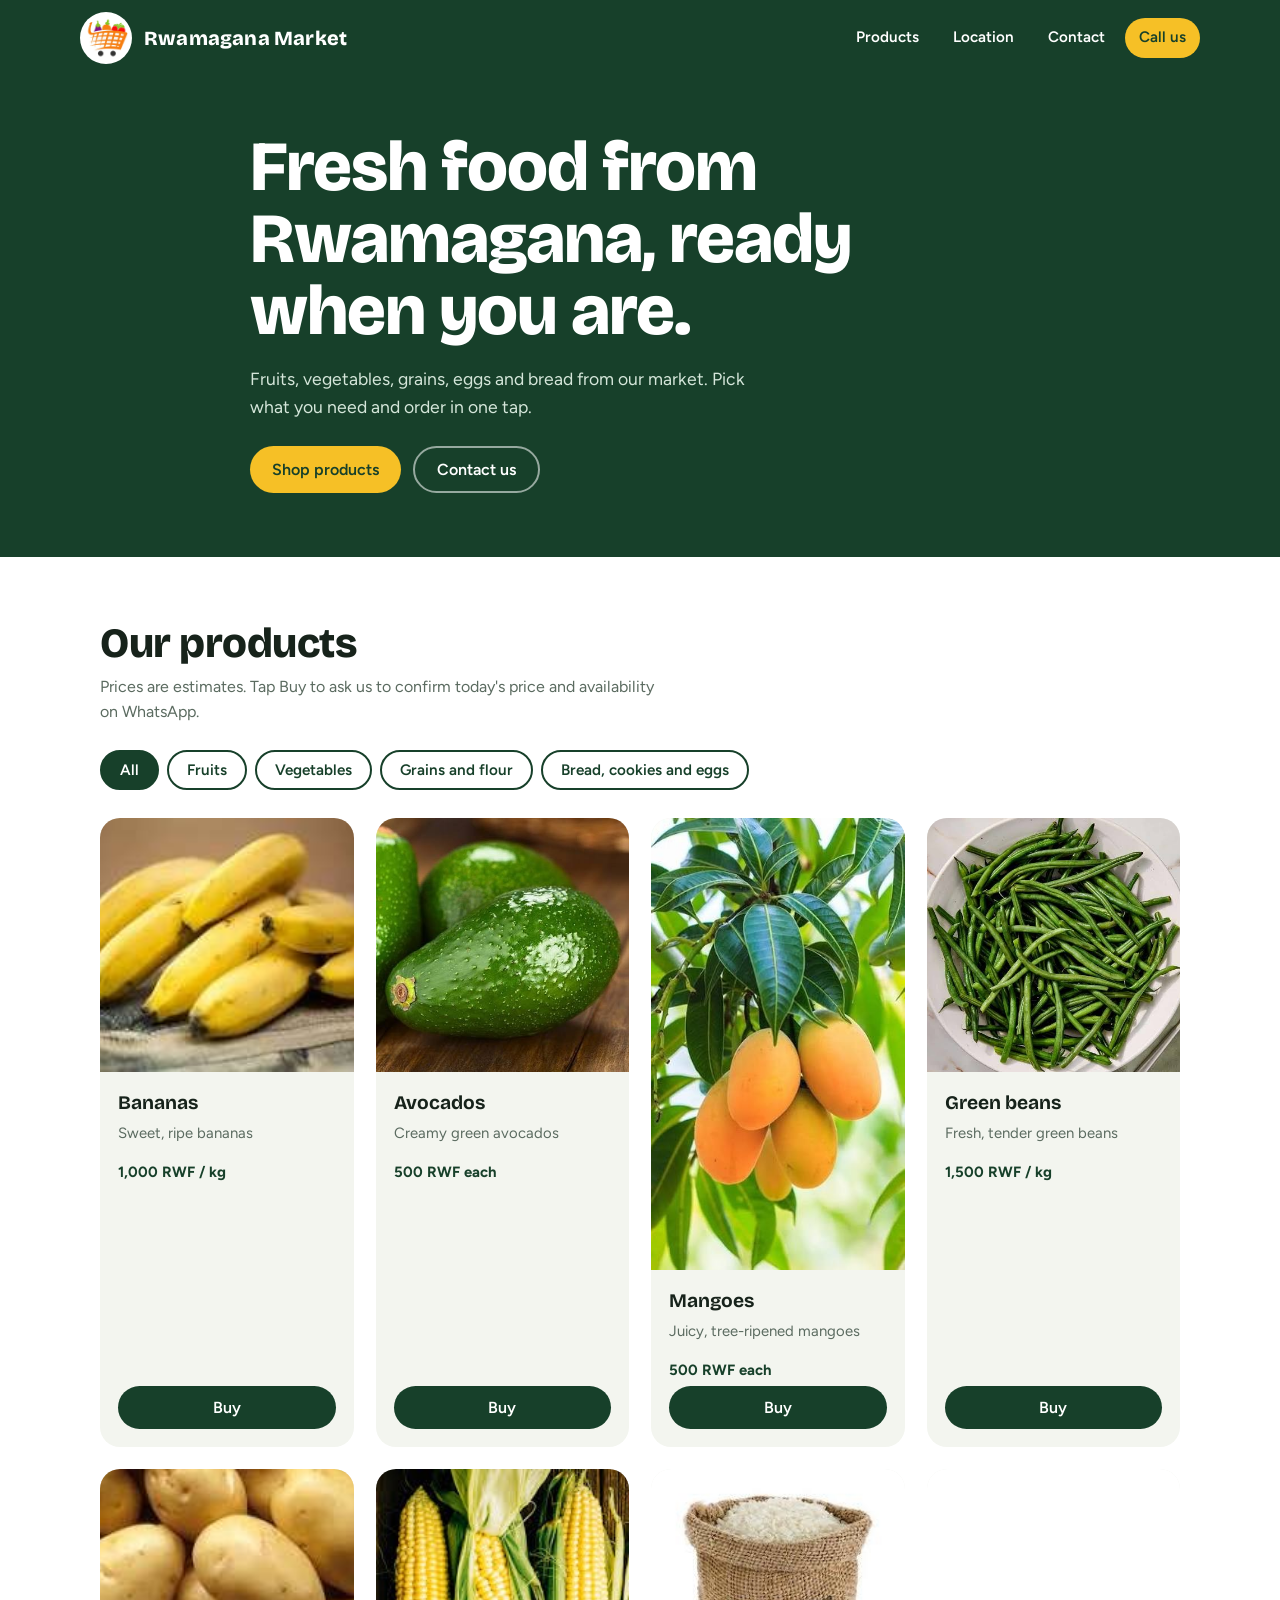
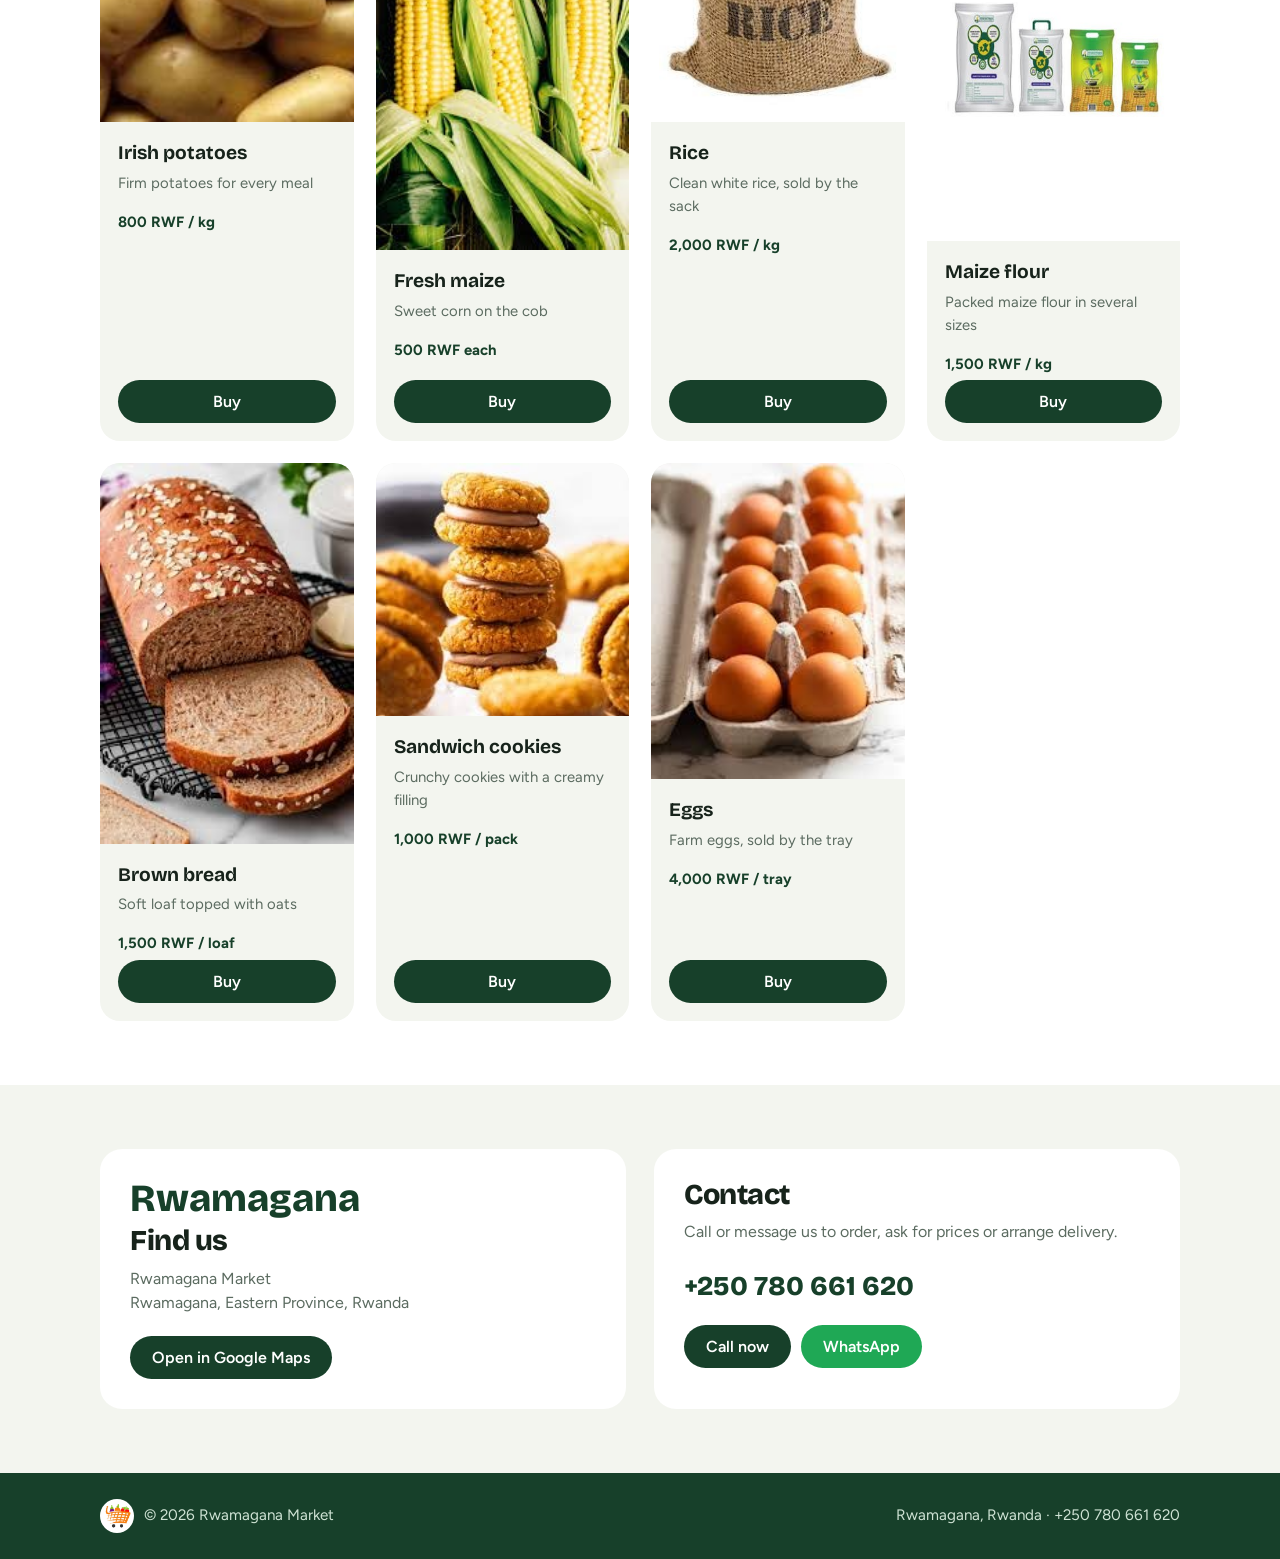
<file: index.html>
<!DOCTYPE html>
<html lang="en">
<head>
<meta charset="UTF-8">
<meta name="viewport" content="width=device-width, initial-scale=1">
<title>Rwamagana Market</title>
<link rel="icon" type="image/png" href="images/logo.png">
<link rel="preconnect" href="https://fonts.googleapis.com">
<link href="https://fonts.googleapis.com/css2?family=Bricolage+Grotesque:wght@500;700;800&family=Figtree:wght@400;500;600&display=swap" rel="stylesheet">
<link rel="stylesheet" href="css/style.css">
</head>
<body>

<header>
  <div class="wrap bar">
    <a class="brand" href="#top" aria-label="Rwamagana Market home">
      <img class="logo" src="images/logo.png" alt="Rwamagana Market logo">
      <span>Rwamagana Market</span>
    </a>
    <nav>
      <a href="#products">Products</a>
      <a href="#location">Location</a>
      <a href="#contact">Contact</a>
      <a class="call" href="tel:+250780661620">Call us</a>
    </nav>
  </div>
</header>

<main id="top">
<div class="hero">
  <div class="wrap">
    <div>
      <h1>Fresh food from Rwamagana, ready when you are.</h1>
      <p>Fruits, vegetables, grains, eggs and bread from our market. Pick what you need and order in one tap.</p>
      <div class="cta">
        <a class="btn btn-sun" href="#products">Shop products</a>
        <a class="btn btn-line" href="#contact">Contact us</a>
      </div>
    </div>
  </div>
</div>

<section id="products">
  <div class="wrap">
    <h2>Our products</h2>
    <p class="lead">Prices are estimates. Tap Buy to ask us to confirm today's price and availability on WhatsApp.</p>

    <div class="filters" role="group" aria-label="Filter products">
      <button aria-pressed="true" data-f="all">All</button>
      <button aria-pressed="false" data-f="fruit">Fruits</button>
      <button aria-pressed="false" data-f="veg">Vegetables</button>
      <button aria-pressed="false" data-f="grain">Grains and flour</button>
      <button aria-pressed="false" data-f="bake">Bread, cookies and eggs</button>
    </div>

    <div class="grid" id="grid"></div>
  </div>
</section>

<section class="find" id="location">
  <div class="wrap">
    <div class="panel">
      <div class="pin">Rwamagana</div>
      <h2>Find us</h2>
      <p>Rwamagana Market<br>Rwamagana, Eastern Province, Rwanda</p>
      <a class="btn btn-dark" target="_blank" rel="noopener" href="https://www.google.com/maps/search/?api=1&query=Rwamagana+Market+Rwanda">Open in Google Maps</a>
    </div>
    <div class="panel" id="contact">
      <h2>Contact</h2>
      <p>Call or message us to order, ask for prices or arrange delivery.</p>
      <a class="big" href="tel:+250780661620">+250 780 661 620</a>
      <div class="row">
        <a class="btn btn-dark" href="tel:+250780661620">Call now</a>
        <a class="btn btn-green" target="_blank" rel="noopener" href="https://wa.me/250780661620?text=Hello%20Rwamagana%20Market%2C%20I%20need%20help%20with%20an%20order.">WhatsApp</a>
      </div>
    </div>
  </div>
</section>
</main>

<footer>
  <div class="wrap">
    <span class="fbrand"><img class="logo flogo" src="images/logo.png" alt="">© 2026 Rwamagana Market</span>
    <span>Rwamagana, Rwanda · +250 780 661 620</span>
  </div>
</footer>

<script src="js/script.js"></script>
</body>
</html>
</file>
<file: css/style.css>
:root{
  --forest:#17402a; --leaf:#2f7d4a; --sun:#f6c026; --mango:#f08a24;
  --paper:#ffffff; --field:#f3f5ef; --ink:#17231b; --muted:#5b6b60;
  --display:"Bricolage Grotesque","Trebuchet MS",system-ui,sans-serif;
  --body:"Figtree",system-ui,-apple-system,"Segoe UI",sans-serif;
}
*{box-sizing:border-box;margin:0;padding:0}
html{scroll-behavior:smooth}
body{font-family:var(--body);color:var(--ink);background:var(--paper);line-height:1.55}
a{color:inherit}
:focus-visible{outline:3px solid var(--mango);outline-offset:3px}
.wrap{max-width:1120px;margin:0 auto;padding:0 20px}

/* header */
header{background:var(--forest);color:#fff;position:sticky;top:0;z-index:10}
.bar{display:flex;align-items:center;justify-content:space-between;gap:16px;padding:12px 0}
.brand{display:flex;align-items:center;gap:12px;text-decoration:none}
.logo{width:52px;height:52px;flex:none;border-radius:50%;background:#fff;padding:4px;object-fit:contain}
.brand span{font-family:var(--display);font-weight:800;font-size:1.25rem;letter-spacing:.2px}
nav{display:flex;gap:6px;flex-wrap:wrap}
nav a{text-decoration:none;padding:8px 14px;border-radius:999px;font-weight:600;font-size:.95rem}
nav a:hover{background:rgba(255,255,255,.14)}
nav a.call{background:var(--sun);color:var(--forest)}

/* hero */
.hero{background:var(--forest);color:#fff;padding:56px 0 0;overflow:hidden}
.hero .wrap{max-width:820px}
.hero h1{font-family:var(--display);font-weight:800;font-size:clamp(2.4rem,6vw,4.4rem);line-height:1.02;letter-spacing:-1px}
.hero p{margin:18px 0 26px;max-width:46ch;color:#d5e6da;font-size:1.1rem}
.hero .cta{display:flex;gap:12px;flex-wrap:wrap;padding-bottom:64px}
.btn{display:inline-flex;align-items:center;justify-content:center;gap:8px;border:0;cursor:pointer;font:600 1rem var(--body);padding:12px 22px;border-radius:999px;text-decoration:none;transition:transform .15s,background .15s}
.btn:active{transform:scale(.97)}
.btn-sun{background:var(--sun);color:var(--forest)}
.btn-sun:hover{background:#ffd14d}
.btn-line{border:2px solid rgba(255,255,255,.55);color:#fff;background:transparent}
.btn-line:hover{background:rgba(255,255,255,.12)}

/* products */
section{padding:64px 0}
h2{font-family:var(--display);font-weight:800;font-size:clamp(1.8rem,4vw,2.6rem);letter-spacing:-.5px;line-height:1.1}
.lead{color:var(--muted);margin-top:8px;max-width:56ch}
.filters{display:flex;gap:8px;flex-wrap:wrap;margin:26px 0 28px}
.filters button{font:600 .95rem var(--body);padding:9px 18px;border-radius:999px;border:2px solid var(--forest);background:#fff;color:var(--forest);cursor:pointer}
.filters button[aria-pressed="true"]{background:var(--forest);color:#fff}
.grid{display:grid;grid-template-columns:repeat(auto-fill,minmax(230px,1fr));gap:22px}
.card{display:flex;flex-direction:column;background:var(--field);border-radius:20px;overflow:hidden}
.card[hidden]{display:none}
.photo{aspect-ratio:1/1;background:#fff}
.photo img{width:100%;height:100%;object-fit:cover;display:block}
.photo img.fit{object-fit:contain;padding:8px}
.info{padding:16px 18px 18px;display:flex;flex-direction:column;gap:4px;flex:1}
.info h3{font-family:var(--display);font-size:1.2rem;font-weight:700}
.info p{color:var(--muted);font-size:.93rem}
.info .price{color:var(--forest);font-weight:700}
.info .btn{margin-top:auto;background:var(--forest);color:#fff;width:100%}
.info .btn:hover{background:var(--leaf)}
.info .tag{margin-bottom:12px}

/* location + contact */
.find{background:var(--field)}
.find .wrap{display:grid;grid-template-columns:1fr 1fr;gap:28px}
.panel{background:#fff;border-radius:22px;padding:30px}
.panel h2{font-size:1.8rem;margin-bottom:10px}
.panel p{color:var(--muted);margin-bottom:20px}
.big{font-family:var(--display);font-weight:800;font-size:1.7rem;display:block;margin-bottom:18px;text-decoration:none;color:var(--forest)}
.row{display:flex;gap:10px;flex-wrap:wrap}
.btn-green{background:#1fa855;color:#fff}.btn-green:hover{background:#188a45}
.btn-dark{background:var(--forest);color:#fff}.btn-dark:hover{background:var(--leaf)}
.pin{font-family:var(--display);font-weight:800;font-size:2.4rem;color:var(--forest);line-height:1;margin-bottom:8px}

footer{background:var(--forest);color:#cfe2d4;padding:26px 0;font-size:.95rem}
.fbrand{display:flex;align-items:center;gap:10px}.flogo{width:34px;height:34px;padding:3px}
footer .wrap{align-items:center;display:flex;justify-content:space-between;gap:12px;flex-wrap:wrap}

@media (max-width:820px){
  .find .wrap{grid-template-columns:1fr}
    nav a:not(.call){display:none}
  section{padding:48px 0}
}
@media (max-width:420px){.grid{grid-template-columns:1fr 1fr;gap:12px}.info{padding:12px}.info h3{font-size:1rem}.info p{display:none}.info .tag{margin-bottom:8px}.info .price{display:block}}
</file>
